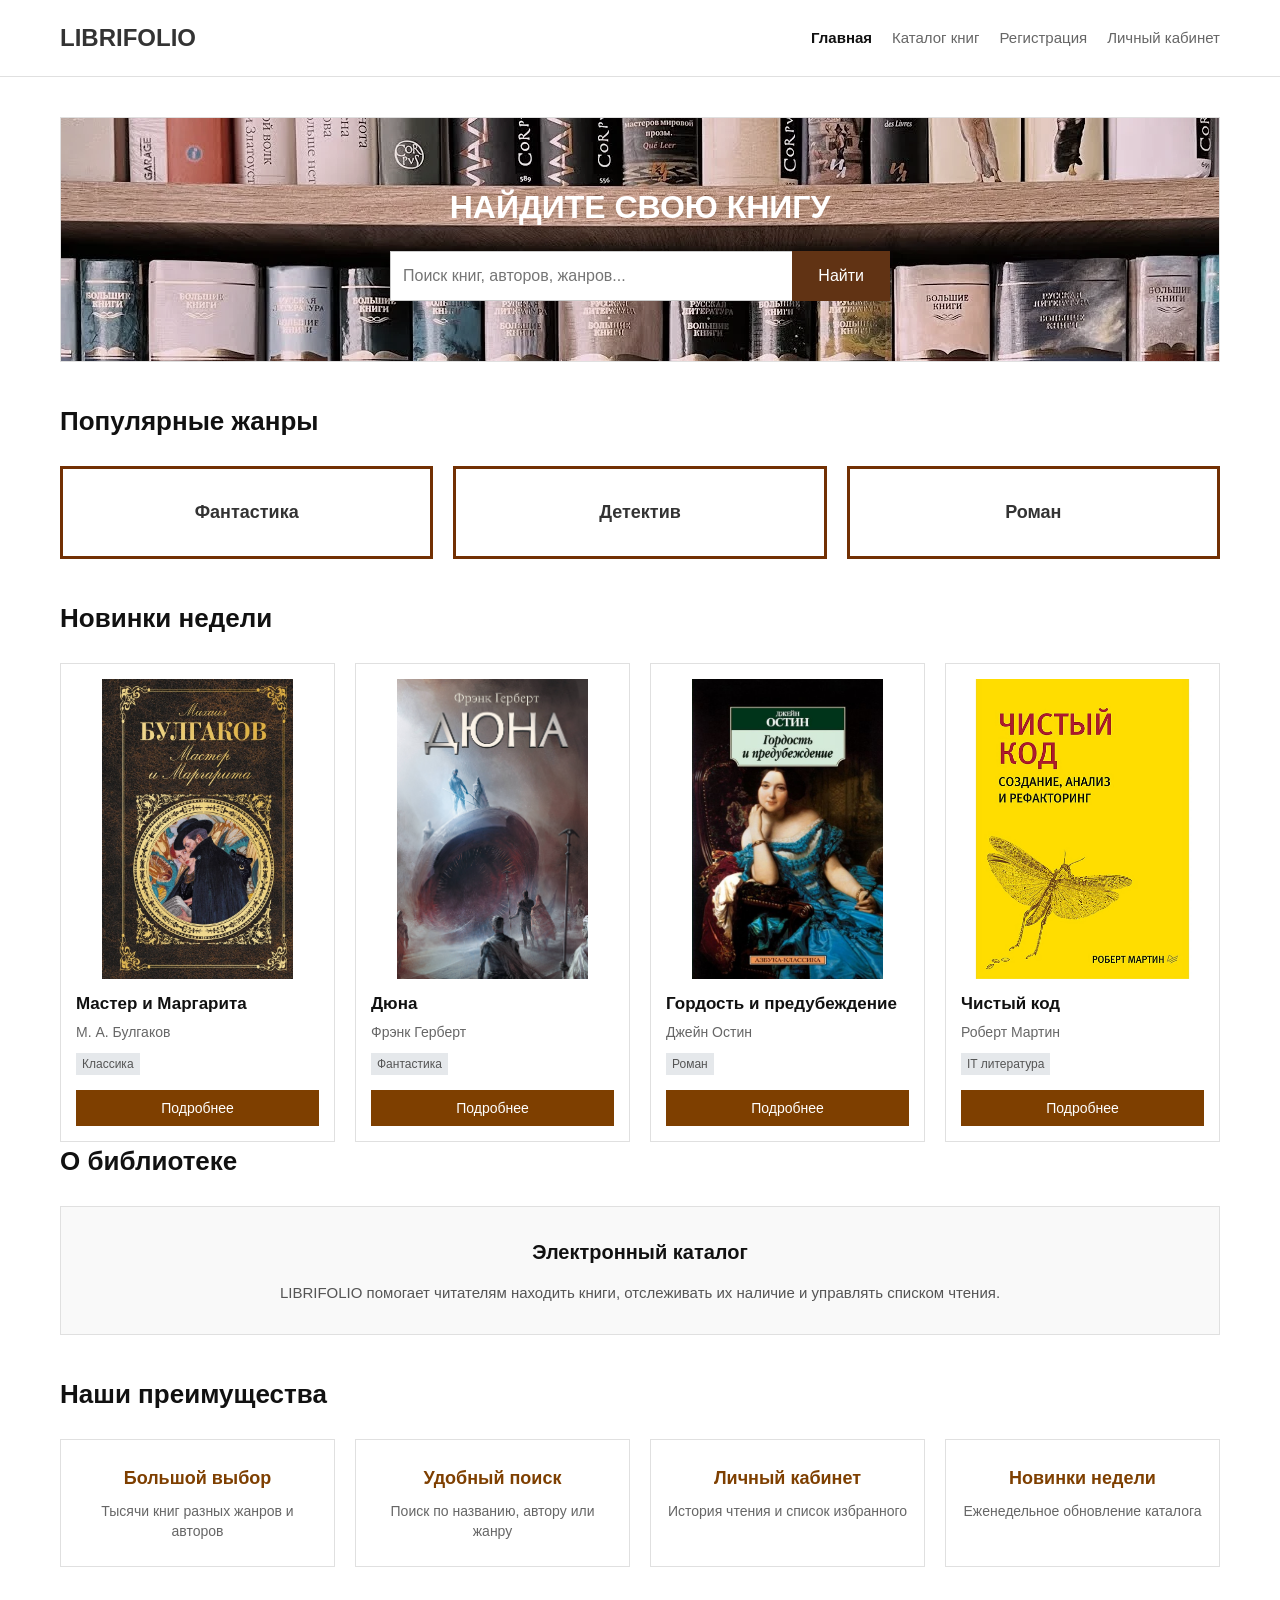
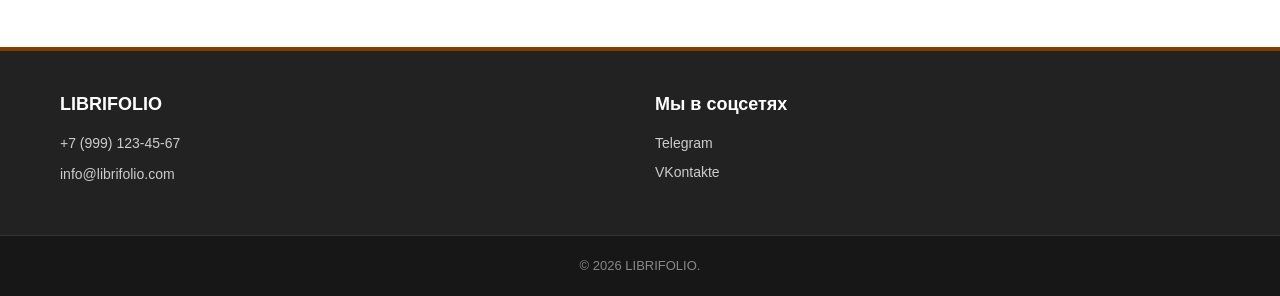
<file: index.html>
<!DOCTYPE html>
<html lang="ru">
<head>
    <meta charset="UTF-8">
    <meta name="viewport" content="width=device-width, initial-scale=1.0">
    <title>LIBRIFOLIO — Главная</title>
    <link rel="stylesheet" href="css/style.css">
</head>
<body>

    <header class="header">
        <div class="header__container">
            <a href="index.html" class="header__logo">LIBRIFOLIO</a>
            <button class="header__burger" aria-label="Открыть меню">MENU</button>
            <nav class="header__nav">
                <a href="index.html" class="header__link header__link--active">Главная</a>
                <a href="products.html" class="header__link">Каталог книг</a>
                <a href="registration.html" class="header__link">Регистрация</a>
                <a href="account.html" class="header__link">Личный кабинет</a>
            </nav>
        </div>
    </header>

    <main class="main-content">
        <section class="promo">
            <h1 class="promo__title">НАЙДИТЕ СВОЮ КНИГУ</h1>
            <form class="promo__search-form">
                <input type="text" class="promo__input" placeholder="Поиск книг, авторов, жанров..." required>
                <button type="submit" class="promo__button">Найти</button>
            </form>
        </section>

        <section class="genres">
            <h2 class="section-title">Популярные жанры</h2>
            <div class="genres__grid">
                <article class="genres__card">
                    <h3 class="genres__card-title">Фантастика</h3>
                </article>
                <article class="genres__card">
                    <h3 class="genres__card-title">Детектив</h3>
                </article>
                <article class="genres__card">
                    <h3 class="genres__card-title">Роман</h3>
                </article>
            </div>
        </section>

        <section class="novelties">
            <h2 class="section-title">Новинки недели</h2>
            <div class="novelties__list">
                <article class="book-card">
                    <div class="book-card__image-wrapper">
                        <img src="images/cover.jpg" alt="Обложка" class="book-card__image">
                    </div>
                    <h3 class="book-card__title">Мастер и Маргарита</h3>
                    <p class="book-card__author">М. А. Булгаков</p>
                    <span class="book-card__tag">Классика</span>
                    <div class="book-card__buttons">
                        <button class="book-card__button book-card__button--primary">Подробнее</button>
                    </div>
                </article>

                <article class="book-card">
                    <div class="book-card__image-wrapper">
                        <img src="images/Duna.jpg" alt="Обложка" class="book-card__image">
                    </div>
                    <h3 class="book-card__title">Дюна</h3>
                    <p class="book-card__author">Фрэнк Герберт</p>
                    <span class="book-card__tag">Фантастика</span>
                    <div class="book-card__buttons">
                        <button class="book-card__button book-card__button--primary">Подробнее</button>
                    </div>
                </article>

                <article class="book-card">
                    <div class="book-card__image-wrapper">
                        <img src="images/gor.jpg" alt="Обложка" class="book-card__image">
                    </div>
                    <h3 class="book-card__title">Гордость и предубеждение</h3>
                    <p class="book-card__author">Джейн Остин</p>
                    <span class="book-card__tag">Роман</span>
                    <div class="book-card__buttons">
                        <button class="book-card__button book-card__button--primary">Подробнее</button>
                    </div>
                </article>

                <article class="book-card">
                    <div class="book-card__image-wrapper">
                        <img src="images/cod.webp" alt="Обложка" class="book-card__image">
                    </div>
                    <h3 class="book-card__title">Чистый код</h3>
                    <p class="book-card__author">Роберт Мартин</p>
                    <span class="book-card__tag">IT литература</span>
                    <div class="book-card__buttons">
                        <button class="book-card__button book-card__button--primary">Подробнее</button>
                    </div>
                </article>
            </div>
        </section>

        <section class="about-cards">
            <h2 class="section-title">О библиотеке</h2>
            <div class="about-cards__grid">
                <div class="about-card">
                    <h3 class="about-card__title">Электронный каталог</h3>
                    <p class="about-card__text">LIBRIFOLIO помогает читателям находить книги, отслеживать их наличие и управлять списком чтения.</p>
                </div>
            </div>
        </section>

        <section class="advantages-cards">
            <h2 class="section-title">Наши преимущества</h2>
            <div class="advantages-cards__grid">
                <div class="advantage-card">
                    <h3 class="advantage-card__title">Большой выбор</h3>
                    <p class="advantage-card__text">Тысячи книг разных жанров и авторов</p>
                </div>
                <div class="advantage-card">
                    <h3 class="advantage-card__title">Удобный поиск</h3>
                    <p class="advantage-card__text">Поиск по названию, автору или жанру</p>
                </div>
                <div class="advantage-card">
                    <h3 class="advantage-card__title">Личный кабинет</h3>
                    <p class="advantage-card__text">История чтения и список избранного</p>
                </div>
                <div class="advantage-card">
                    <h3 class="advantage-card__title">Новинки недели</h3>
                    <p class="advantage-card__text">Еженедельное обновление каталога</p>
                </div>
            </div>
        </section>
    </main>

    <footer class="footer">
        <div class="footer__container">
            <div class="footer__info">
                <h4 class="footer__title">LIBRIFOLIO</h4>
                <p class="footer__text">+7 (999) 123-45-67</p>
                <p class="footer__text">info@librifolio.com</p>
            </div>
            <div class="footer__socials">
                <h4 class="footer__title">Мы в соцсетях</h4>
                <a href="#" class="footer__link">Telegram</a>
                <a href="#" class="footer__link">VKontakte</a>
            </div>
        </div>
        <div class="footer__bottom">&copy; 2026 LIBRIFOLIO.</div>
    </footer>

    <script src="js/script.js"></script>
</body>
</html>
</file>
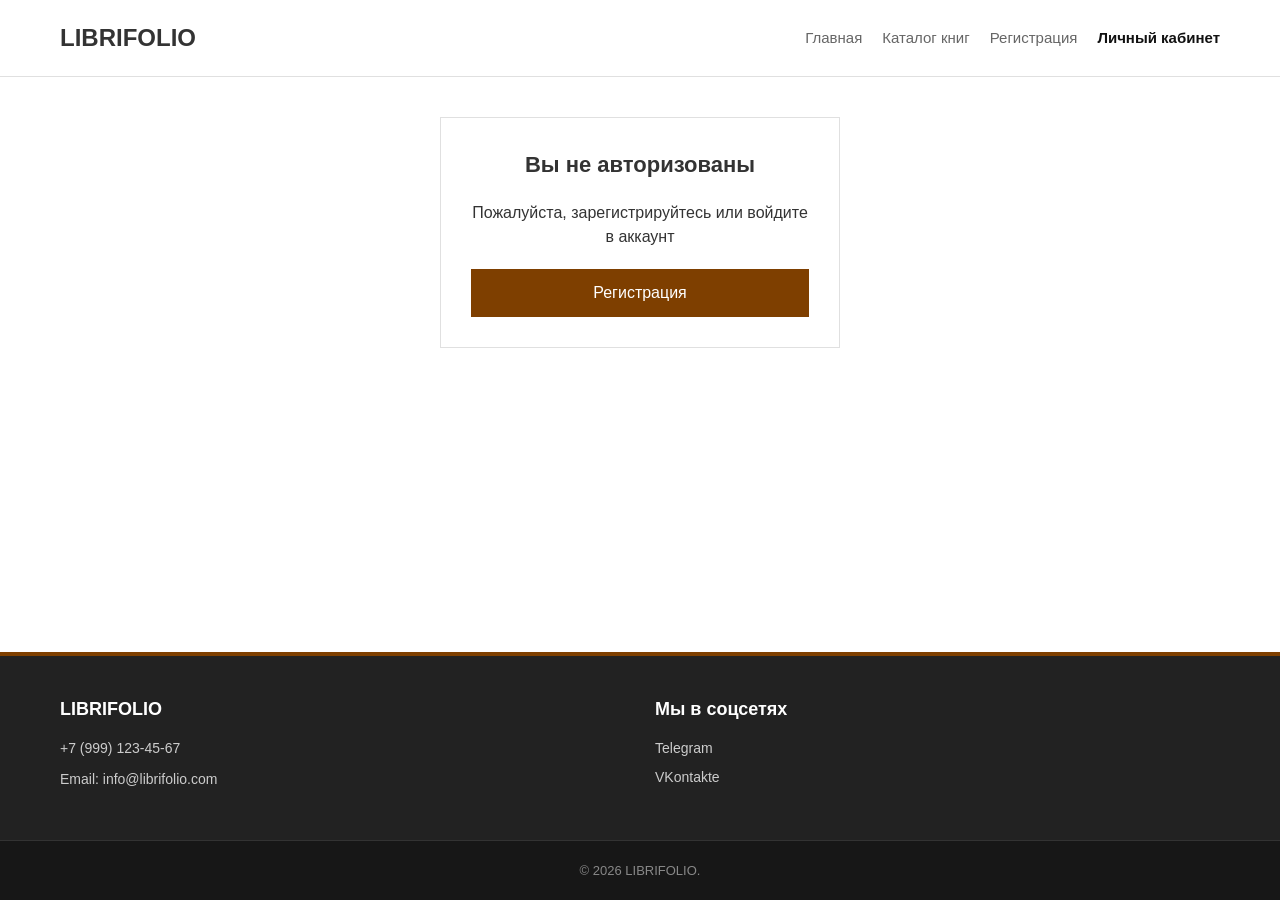
<file: account.html>
<!DOCTYPE html>
<html lang="ru">
<head>
    <meta charset="UTF-8">
    <meta name="viewport" content="width=device-width, initial-scale=1.0">
    <title>LIBRIFOLIO — Личный кабинет</title>
    <link rel="stylesheet" href="css/style.css">
</head>
<body>

    <header class="header">
        <div class="header__container">
            <a href="index.html" class="header__logo">LIBRIFOLIO</a>
            <button class="header__burger" aria-label="Открыть меню">MENU</button>
            <nav class="header__nav">
                <a href="index.html" class="header__link">Главная</a>
                <a href="products.html" class="header__link">Каталог книг</a>
                <a href="registration.html" class="header__link">Регистрация</a>
                <a href="account.html" class="header__link header__link--active">Личный кабинет</a>
            </nav>
        </div>
    </header>

    <main class="main-content">
        <div id="guestContent" class="form-box" style="text-align: center;">
            <h2 class="form-box__title">Вы не авторизованы</h2>
            <p>Пожалуйста, <a href="registration.html">зарегистрируйтесь</a> или <a href="registration.html">войдите</a> в аккаунт</p>
            <a href="registration.html" class="form-box__submit-btn" style="display: inline-block; margin-top: 20px;">Регистрация</a>
        </div>

        <div id="userContent" class="dashboard">
            <aside class="dashboard__sidebar">
                <div class="user-profile">
                    <div class="user-profile__avatar" id="userAvatar"></div>
                    <input type="file" id="avatarUpload" accept="image/jpeg, image/png, image/jpg" style="display: none;">
                    <button id="uploadAvatarBtn" class="dashboard__link" style="margin-top: 10px; cursor: pointer;">Загрузить аватар</button>
                    <h2 class="user-profile__name" id="userName">Пользователь</h2>
                    <p class="user-profile__email" id="userEmail"></p>
                </div>
                <nav class="dashboard__nav">
                    <a href="#" class="dashboard__link dashboard__link--active" id="myBooksLink">Моя полка</a>
                    <a href="#" class="dashboard__link" id="settingsLink">Настройки</a>
                </nav>
                <button class="dashboard__logout-btn" id="logoutBtn">Выйти</button>
            </aside>

            <section class="dashboard__main">
                <div id="myBooksSection">
                    <h2 class="section-title">Мои избранные книги</h2>
                    <div class="catalog-grid" id="favoritesGrid"></div>

                    <h2 class="section-title" style="margin-top: 40px;">История выданных книг</h2>
                    <div class="history-list">
                        <div class="history-item">
                            <span class="history-item__book">Мастер и Маргарита</span>
                            <span class="history-item__date">15.03.2026</span>
                            <span class="history-item__status">Возвращена</span>
                        </div>
                        <div class="history-item">
                            <span class="history-item__book">Дюна</span>
                            <span class="history-item__date">01.02.2026</span>
                            <span class="history-item__status">Возвращена</span>
                        </div>
                        <div class="history-item">
                            <span class="history-item__book">Чистый код</span>
                            <span class="history-item__date">10.03.2026</span>
                            <span class="history-item__status">На руках</span>
                        </div>
                    </div>
                </div>

                <div id="settingsSection" style="display: none;">
                    <h2 class="section-title">Настройки профиля</h2>
                    <div class="account-form-box">
                        <form id="accountForm" novalidate>
                            <div class="form-group">
                                <label class="form-group__label">Имя</label>
                                <input class="form-group__input" type="text" id="profileName">
                            </div>
                            <div class="form-group">
                                <label class="form-group__label">Email</label>
                                <input class="form-group__input" type="email" id="profileEmail">
                            </div>
                            <div class="form-group">
                                <label class="form-group__label">Новый пароль</label>
                                <input class="form-group__input" type="password" id="profilePassword" placeholder="Оставьте пустым, чтобы не менять">
                            </div>
                            <button class="form-box__submit-btn" type="submit" style="max-width: 200px;">Сохранить изменения</button>
                        </form>
                    </div>
                </div>
            </section>
        </div>
    </main>

    <footer class="footer">
        <div class="footer__container">
            <div class="footer__info">
                <h4 class="footer__title">LIBRIFOLIO</h4>
                <p class="footer__text">+7 (999) 123-45-67</p>
                <p class="footer__text">Email: info@librifolio.com</p>
            </div>
            <div class="footer__socials">
                <h4 class="footer__title">Мы в соцсетях</h4>
                <a href="#" class="footer__link">Telegram</a>
                <a href="#" class="footer__link">VKontakte</a>
            </div>
        </div>
        <div class="footer__bottom">&copy; 2026 LIBRIFOLIO.</div>
    </footer>

    <script src="js/script.js"></script>
</body>
</html>
</file>
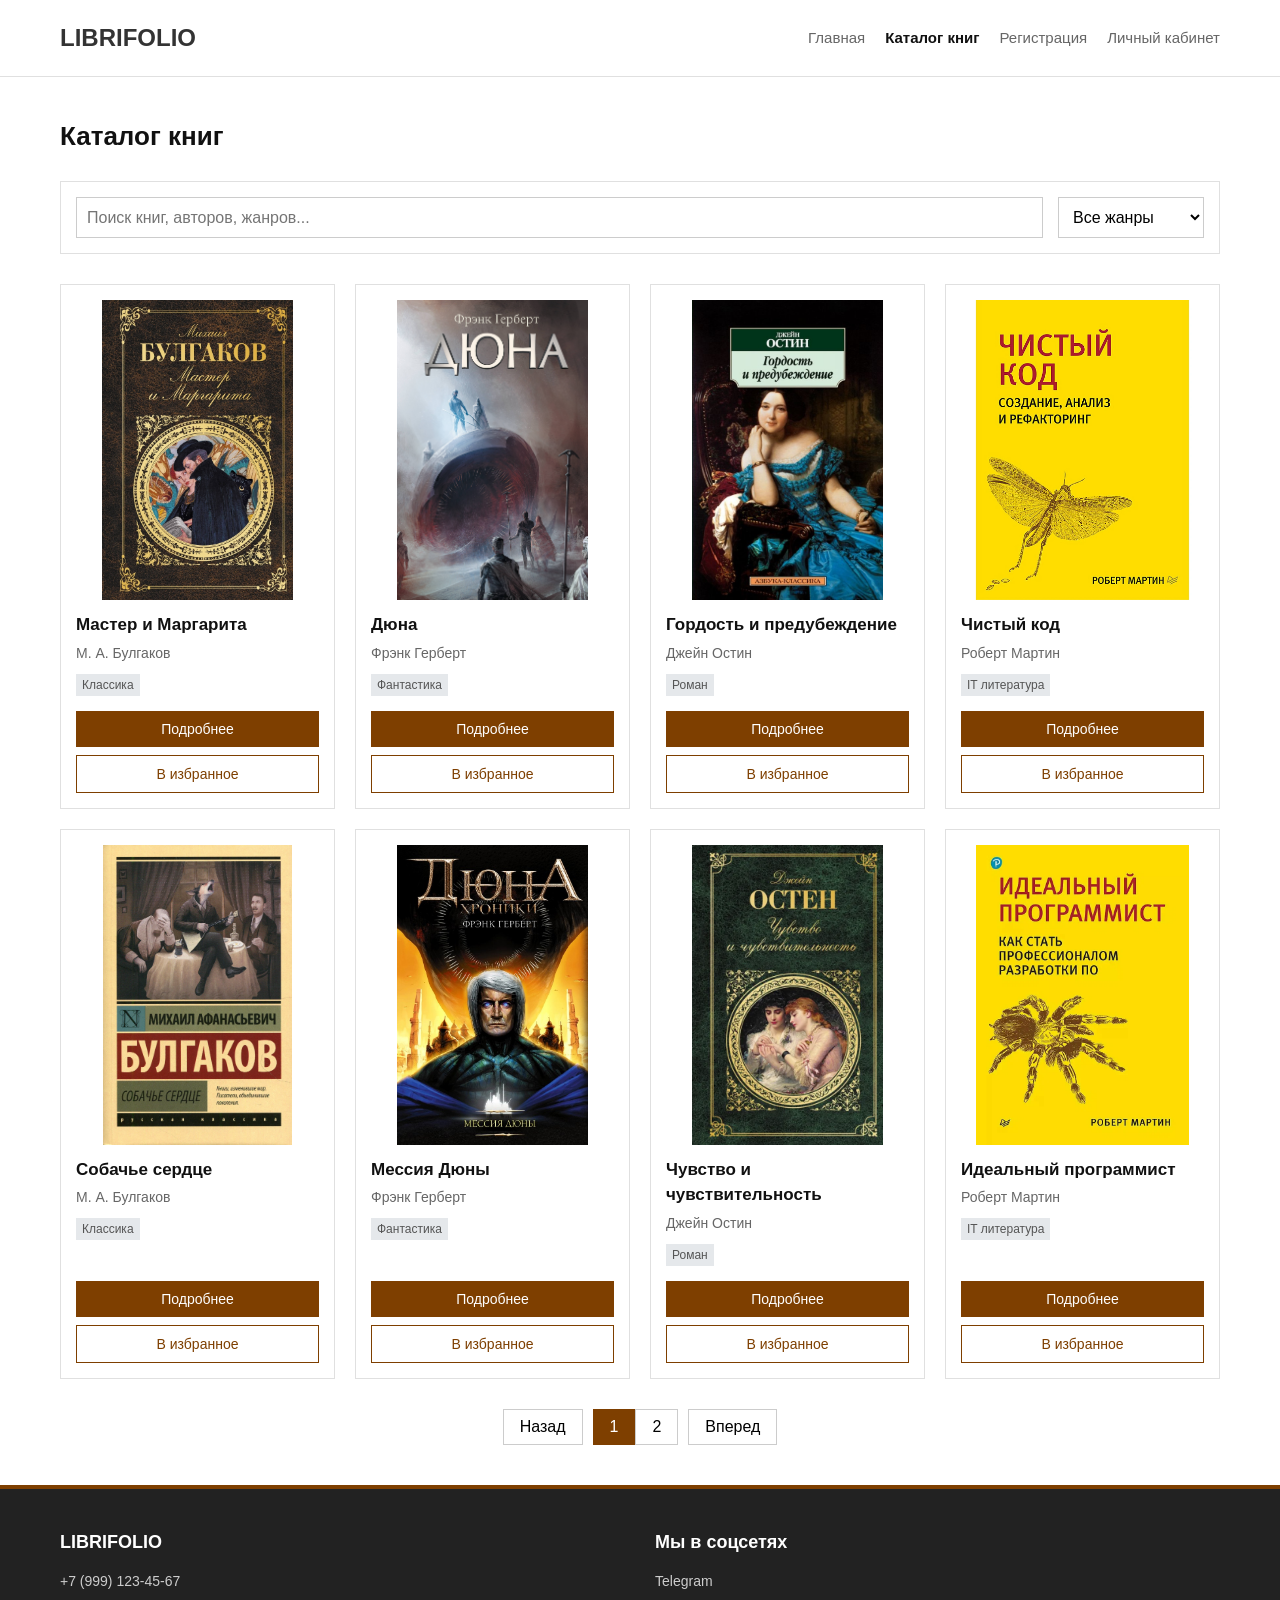
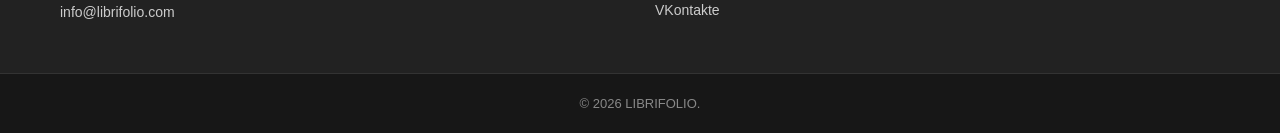
<file: products.html>
<!DOCTYPE html>
<html lang="ru">
<head>
    <meta charset="UTF-8">
    <meta name="viewport" content="width=device-width, initial-scale=1.0">
    <title>LIBRIFOLIO — Каталог книг</title>
    <link rel="stylesheet" href="css/style.css">
</head>
<body>

    <header class="header">
        <div class="header__container">
            <a href="index.html" class="header__logo">LIBRIFOLIO</a>
            <button class="header__burger" aria-label="Открыть меню">MENU</button>
            <nav class="header__nav">
                <a href="index.html" class="header__link">Главная</a>
                <a href="products.html" class="header__link header__link--active">Каталог книг</a>
                <a href="registration.html" class="header__link">Регистрация</a>
                <a href="account.html" class="header__link">Личный кабинет</a>
            </nav>
        </div>
    </header>

    <main class="main-content">
        <h1 class="section-title">Каталог книг</h1>

        <section class="catalog-panel">
            <input type="text" class="catalog-panel__search" id="catalogSearch" placeholder="Поиск книг, авторов, жанров...">
            <select class="catalog-panel__select" id="catalogFilter">
                <option value="all">Все жанры</option>
                <option value="классика">Классика</option>
                <option value="фантастика">Фантастика</option>
                <option value="роман">Роман</option>
                <option value="it литература">IT литература</option>
            </select>
        </section>

        <section class="catalog-grid" id="catalogGrid">
            <article class="book-card" data-title="Мастер и Маргарита" data-author="Булгаков" data-tag="классика">
                <div class="book-card__image-wrapper">
                    <img src="images/cover.jpg" alt="Обложка" class="book-card__image">
                </div>
                <h3 class="book-card__title">Мастер и Маргарита</h3>
                <p class="book-card__author">М. А. Булгаков</p>
                <span class="book-card__tag">Классика</span>
                <div class="book-card__buttons">
                    <button class="book-card__button book-card__button--primary">Подробнее</button>
                    <button class="book-card__button book-card__button--secondary book-card__button--fav">В избранное</button>
                </div>
            </article>

            <article class="book-card" data-title="Дюна" data-author="Герберт" data-tag="фантастика">
                <div class="book-card__image-wrapper">
                    <img src="images/Duna.jpg" alt="Обложка" class="book-card__image">
                </div>
                <h3 class="book-card__title">Дюна</h3>
                <p class="book-card__author">Фрэнк Герберт</p>
                <span class="book-card__tag">Фантастика</span>
                <div class="book-card__buttons">
                    <button class="book-card__button book-card__button--primary">Подробнее</button>
                    <button class="book-card__button book-card__button--secondary book-card__button--fav">В избранное</button>
                </div>
            </article>

            <article class="book-card" data-title="Гордость и предубеждение" data-author="Остин" data-tag="роман">
                <div class="book-card__image-wrapper">
                    <img src="images/gor.jpg" alt="Обложка" class="book-card__image">
                </div>
                <h3 class="book-card__title">Гордость и предубеждение</h3>
                <p class="book-card__author">Джейн Остин</p>
                <span class="book-card__tag">Роман</span>
                <div class="book-card__buttons">
                    <button class="book-card__button book-card__button--primary">Подробнее</button>
                    <button class="book-card__button book-card__button--secondary book-card__button--fav">В избранное</button>
                </div>
            </article>

            <article class="book-card" data-title="Чистый код" data-author="Мартин" data-tag="it литература">
                <div class="book-card__image-wrapper">
                    <img src="images/cod.webp" alt="Обложка" class="book-card__image">
                </div>
                <h3 class="book-card__title">Чистый код</h3>
                <p class="book-card__author">Роберт Мартин</p>
                <span class="book-card__tag">IT литература</span>
                <div class="book-card__buttons">
                    <button class="book-card__button book-card__button--primary">Подробнее</button>
                    <button class="book-card__button book-card__button--secondary book-card__button--fav">В избранное</button>
                </div>
            </article>

            <article class="book-card" data-title="Собачье сердце" data-author="Булгаков" data-tag="классика">
                <div class="book-card__image-wrapper">
                    <img src="images/serd.webp" alt="Обложка" class="book-card__image">
                </div>
                <h3 class="book-card__title">Собачье сердце</h3>
                <p class="book-card__author">М. А. Булгаков</p>
                <span class="book-card__tag">Классика</span>
                <div class="book-card__buttons">
                    <button class="book-card__button book-card__button--primary">Подробнее</button>
                    <button class="book-card__button book-card__button--secondary book-card__button--fav">В избранное</button>
                </div>
            </article>

            <article class="book-card" data-title="Мессия Дюны" data-author="Герберт" data-tag="фантастика">
                <div class="book-card__image-wrapper">
                    <img src="images/dun2.jpg" alt="Обложка" class="book-card__image">
                </div>
                <h3 class="book-card__title">Мессия Дюны</h3>
                <p class="book-card__author">Фрэнк Герберт</p>
                <span class="book-card__tag">Фантастика</span>
                <div class="book-card__buttons">
                    <button class="book-card__button book-card__button--primary">Подробнее</button>
                    <button class="book-card__button book-card__button--secondary book-card__button--fav">В избранное</button>
                </div>
            </article>

            <article class="book-card" data-title="Чувство и чувствительность" data-author="Остин" data-tag="роман">
                <div class="book-card__image-wrapper">
                    <img src="images/chyv.webp" alt="Обложка" class="book-card__image">
                </div>
                <h3 class="book-card__title">Чувство и чувствительность</h3>
                <p class="book-card__author">Джейн Остин</p>
                <span class="book-card__tag">Роман</span>
                <div class="book-card__buttons">
                    <button class="book-card__button book-card__button--primary">Подробнее</button>
                    <button class="book-card__button book-card__button--secondary book-card__button--fav">В избранное</button>
                </div>
            </article>

            <article class="book-card" data-title="Идеальный программист" data-author="Мартин" data-tag="it литература">
                <div class="book-card__image-wrapper">
                    <img src="images/prog.webp" alt="Обложка" class="book-card__image">
                </div>
                <h3 class="book-card__title">Идеальный программист</h3>
                <p class="book-card__author">Роберт Мартин</p>
                <span class="book-card__tag">IT литература</span>
                <div class="book-card__buttons">
                    <button class="book-card__button book-card__button--primary">Подробнее</button>
                    <button class="book-card__button book-card__button--secondary book-card__button--fav">В избранное</button>
                </div>
            </article>

            <article class="book-card" data-title="Преступление и наказание" data-author="Достоевский" data-tag="классика">
                <div class="book-card__image-wrapper">
                    <img src="images/prest.webp" alt="Обложка" class="book-card__image">
                </div>
                <h3 class="book-card__title">Преступление и наказание</h3>
                <p class="book-card__author">Ф. М. Достоевский</p>
                <span class="book-card__tag">Классика</span>
                <div class="book-card__buttons">
                    <button class="book-card__button book-card__button--primary">Подробнее</button>
                    <button class="book-card__button book-card__button--secondary book-card__button--fav">В избранное</button>
                </div>
            </article>

            <article class="book-card" data-title="1984" data-author="Оруэлл" data-tag="фантастика">
                <div class="book-card__image-wrapper">
                    <img src="images/1984.jpg" alt="Обложка" class="book-card__image">
                </div>
                <h3 class="book-card__title">1984</h3>
                <p class="book-card__author">Джордж Оруэлл</p>
                <span class="book-card__tag">Фантастика</span>
                <div class="book-card__buttons">
                    <button class="book-card__button book-card__button--primary">Подробнее</button>
                    <button class="book-card__button book-card__button--secondary book-card__button--fav">В избранное</button>
                </div>
            </article>
        </section>

        <div class="pagination">
            <button class="pagination__button" id="prevPage">Назад</button>
            <button class="pagination__button" id="nextPage">Вперед</button>
        </div>
    </main>

    <footer class="footer">
        <div class="footer__container">
            <div class="footer__info">
                <h4 class="footer__title">LIBRIFOLIO</h4>
                <p class="footer__text">+7 (999) 123-45-67</p>
                <p class="footer__text">info@librifolio.com</p>
            </div>
            <div class="footer__socials">
                <h4 class="footer__title">Мы в соцсетях</h4>
                <a href="#" class="footer__link">Telegram</a>
                <a href="#" class="footer__link">VKontakte</a>
            </div>
        </div>
        <div class="footer__bottom">&copy; 2026 LIBRIFOLIO.</div>
    </footer>

    <script src="js/script.js"></script>
</body>
</html>
</file>
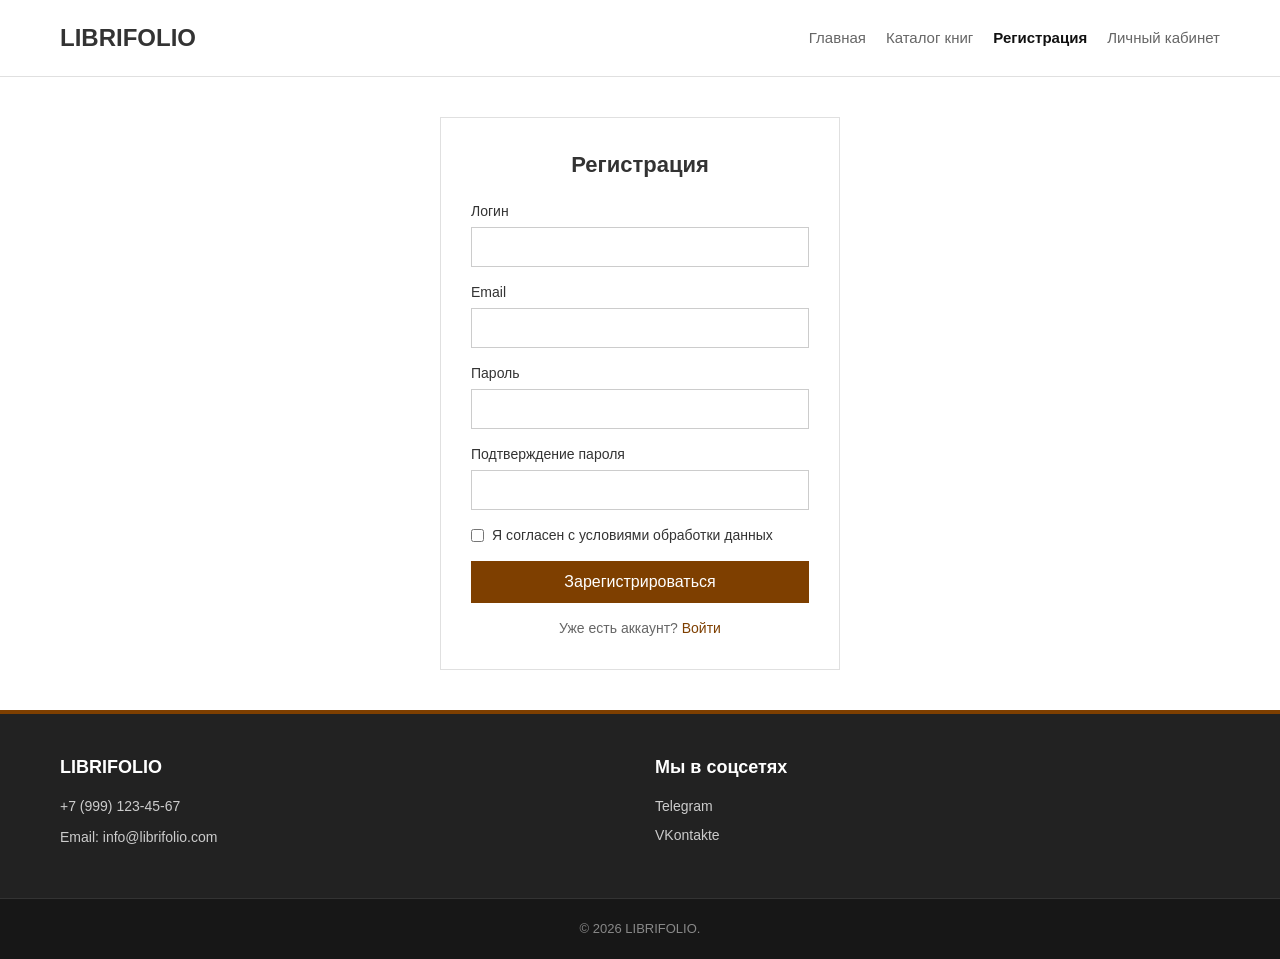
<file: registration.html>
<!DOCTYPE html>
<html lang="ru">
<head>
    <meta charset="UTF-8">
    <meta name="viewport" content="width=device-width, initial-scale=1.0">
    <title>LIBRIFOLIO — Регистрация</title>
    <link rel="stylesheet" href="css/style.css">
</head>
<body>

    <header class="header">
        <div class="header__container">
            <a href="index.html" class="header__logo">LIBRIFOLIO</a>
            <button class="header__burger" aria-label="Открыть меню">MENU</button>
            <nav class="header__nav">
                <a href="index.html" class="header__link">Главная</a>
                <a href="products.html" class="header__link">Каталог книг</a>
                <a href="registration.html" class="header__link header__link--active">Регистрация</a>
                <a href="account.html" class="header__link">Личный кабинет</a>
            </nav>
        </div>
    </header>

    <main class="main-content">
        <div class="form-box">
            <h1 class="form-box__title">Регистрация</h1>
            <form id="regForm" novalidate>
                <div class="form-group">
                    <label class="form-group__label" for="username">Логин</label>
                    <input class="form-group__input" type="text" id="username" name="username">
                    <div class="form-group__error"></div>
                </div>
                <div class="form-group">
                    <label class="form-group__label" for="email">Email</label>
                    <input class="form-group__input" type="email" id="email" name="email">
                    <div class="form-group__error"></div>
                </div>
                <div class="form-group">
                    <label class="form-group__label" for="password">Пароль</label>
                    <input class="form-group__input" type="password" id="password" name="password">
                    <div class="form-group__error"></div>
                </div>
                <div class="form-group">
                    <label class="form-group__label" for="confirmPassword">Подтверждение пароля</label>
                    <input class="form-group__input" type="password" id="confirmPassword" name="confirmPassword">
                    <div class="form-group__error"></div>
                </div>
                
                <label class="form-box__checkbox-label">
                    <input class="form-box__checkbox" type="checkbox" id="agreement">
                    <span>Я согласен с условиями обработки данных</span>
                </label>
                <div class="form-group__error" id="agreementError" style="display: none;">Необходимо согласие с условиями</div>

                <button class="form-box__submit-btn" type="submit">Зарегистрироваться</button>
                <div class="form-box__footer">Уже есть аккаунт? <a href="#" id="loginLink" class="form-box__link">Войти</a></div>
            </form>
        </div>
    </main>

    <footer class="footer">
        <div class="footer__container">
            <div class="footer__info">
                <h4 class="footer__title">LIBRIFOLIO</h4>
                <p class="footer__text">+7 (999) 123-45-67</p>
                <p class="footer__text">Email: info@librifolio.com</p>
            </div>
            <div class="footer__socials">
                <h4 class="footer__title">Мы в соцсетях</h4>
                <a href="#" class="footer__link">Telegram</a>
                <a href="#" class="footer__link">VKontakte</a>
            </div>
        </div>
        <div class="footer__bottom">&copy; 2026 LIBRIFOLIO.</div>
    </footer>

    <script src="js/script.js"></script>
</body>
</html>
</file>
<file: css/style.css>
*{
    box-sizing: border-box;
    margin: 0;
    padding: 0;
}
#guestContent, #userContent {
    display: none;
}
body {
    font-family: Arial, Helvetica, sans-serif;
    line-height: 1.5;
    color: #333333;
    background-color: #ffffff;
    display: flex;
    flex-direction: column;
    min-height: 100vh;
}

a {
    text-decoration: none;
    color: inherit;
}

button, input, select {
    font-family: inherit;
    font-size: 16px;
}

.main-content {
    max-width: 1200px;
    width: 100%;
    margin: 0 auto;
    padding: 40px 20px;
}

.section-title {
    font-size: 26px;
    margin-bottom: 25px;
    color: #111111;
}

.header {
    background-color: #ffffff;
    border-bottom: 1px solid #e0e0e0;
}

.header__container {
    max-width: 1200px;
    margin: 0 auto;
    padding: 20px;
    display: flex;
    justify-content: space-between;
    align-items: center;
}

.header__logo {
    font-weight: bold;
    font-size: 24px;
    color: #333333;
}

.header__burger {
    display: none;
    background: none;
    border: none;
    font-weight: bold;
    cursor: pointer;
}

.header__nav {
    display: flex;
    gap: 20px;
}

.header__link {
    font-size: 15px;
    color: #666666;
}

.header__link:hover {
    color: #111;
}

.header__link--active {
    color: #111;
    font-weight: bold;
}

.promo {
    background-color: #f9f9f9;
    background-image: url(../images/knig.webp);
    border: 1px solid #e0e0e0;
    padding: 60px 20px;
    text-align: center;
    margin-bottom: 40px;
    filter: grayscale(30%);
}

.promo__title {
    font-size: 32px;
    margin-bottom: 20px;
    color: #ffffff;
    margin-top: 5px;
}

.promo__search-form {
    max-width: 500px;
    margin: 0 auto;
    display: flex;
}

.promo__input {
    flex: 1;
    padding: 12px;
    border: 1px solid #cccccc;
    border-right: none;
    outline: none;
}

.promo__button {
    padding: 15px 25px;
    background-color: #723003;
    color: #ffffff;
    border: 1px solid #723003;
    cursor: pointer;
}

.genres {
    margin-bottom: 40px;
}

.genres__grid {
    display: grid;
    grid-template-columns: repeat(3, 1fr);
    gap: 20px;
}

.genres__card {
    background-color: #ffffff;
    padding: 30px 20px;
    text-align: center;
    border: 3px solid #723003;
}

.genres__card-title {
    font-size: 18px;
}

.novelties__list, .catalog-grid {
    display: grid;
    grid-template-columns: repeat(4, 1fr);
    gap: 20px;
}

.book-card {
    background-color: #ffffff;
    border: 1px solid #e0e0e0;
    padding: 15px;
    display: flex;
    flex-direction: column;
}

.book-card__image-wrapper {
    background-color: #ffffff;
    height: 300px;
    display: flex;
    align-items: center;
    justify-content: center;
    margin-bottom: 12px;
    overflow: hidden;
}

.book-card__image {
    width: 100%;
    height: 100%;
    object-fit: contain;
}

.book-card__title {
    font-size: 17px;
    margin-bottom: 5px;
    color: #111111;
}

.book-card__author {
    font-size: 14px;
    color: #666666;
    margin-bottom: 10px;
}

.book-card__tag {
    display: inline-block;
    align-self: flex-start;
    background-color: #e5e8eb;
    color: #555555;
    font-size: 12px;
    padding: 2px 6px;
    margin-bottom: 15px;
}

.book-card__buttons {
    margin-top: auto;
    display: flex;
    flex-direction: column;
    gap: 8px;
}

.book-card__button {
    display: block;
    text-align: center;
    padding: 10px;
    font-size: 14px;
    background-color: #7e3f00;
    color: #ffffff;
    border: none;
    cursor: pointer;
}

.book-card__button--fav {
    background-color: #ffffff;
    color: #7e3f00;
    border: 1px solid #7e3f00;
}

.catalog-panel {
    border: 1px solid #e0e0e0;
    padding: 15px;
    margin-bottom: 30px;
    display: flex;
    gap: 15px;
}

.catalog-panel__search, .catalog-panel__select {
    padding: 10px;
    border: 1px solid #cccccc;
    background-color: #ffffff;
}

.catalog-panel__search {
    flex: 1;
}

.pagination {
    display: flex;
    justify-content: center;
    gap: 10px;
    margin-top: 30px;
}

.pagination__button {
    padding: 8px 16px;
    background-color: #ffffff;
    border: 1px solid #cccccc;
    cursor: pointer;
}

.pagination__button--active {
    background-color: #7e3f00;
    color: #ffffff;
    border-color: #7e3f00;
}

.form-box {
    border: 1px solid #e0e0e0;
    max-width: 400px;
    margin: 0 auto;
    padding: 30px;
}

.form-box__title {
    margin-bottom: 20px;
    font-size: 22px;
    text-align: center;
}

.form-group {
    margin-bottom: 15px;
}

.form-group__label {
    display: block;
    margin-bottom: 5px;
    font-size: 14px;
}

.form-group__input {
    width: 100%;
    padding: 10px;
    border: 1px solid #cccccc;
    outline: none;
}

.form-group__error {
    color: #cc0000;
    font-size: 12px;
    margin-top: 5px;
    display: none;
}

.form-box__checkbox-label {
    display: flex;
    align-items: center;
    gap: 8px;
    font-size: 14px;
    margin-bottom: 15px;
    cursor: pointer;
}

.form-box__submit-btn {
    width: 100%;
    padding: 12px;
    background-color: #7e3f00;
    color: #ffffff;
    border: none;
    cursor: pointer;
}

.form-box__footer {
    margin-top: 15px;
    text-align: center;
    font-size: 14px;
    color: #666666;
}

.form-box__link {
    color: #7e3f00;
}

.dashboard {
    display: flex;
    gap: 30px;
}

.dashboard__sidebar {
    flex: 1;
    border: 1px solid #e0e0e0;
    padding: 20px;
    height: fit-content;
}

.dashboard__main {
    flex: 3;
}

.user-profile {
    text-align: center;
    margin-bottom: 20px;
}

.user-profile__avatar {
    width: 100px;
    height: 100px;
    background-color: #e0e0e0;
    border-radius: 50%;
    margin: 0 auto 15px;
    background-image: url(images/avatar.jpg);
    background-size: cover;
    background-position: center;
}

.user-profile__name {
    font-size: 20px;
    font-weight: bold;
}

.user-profile__email {
    font-size: 14px;
    color: #666666;
    margin-top: 5px;
}

.dashboard__nav {
    display: flex;
    flex-direction: column;
    gap: 5px;
    margin-bottom: 20px;
}

.dashboard__link {
    padding: 10px;
    border: 1px solid transparent;
}

.dashboard__link--active, .dashboard__link:hover {
    background-color: #f5f5f5;
    border-color: #e0e0e0;
}

.dashboard__logout-btn {
    width: 100%;
    padding: 10px;
    background: none;
    border: 1px solid #cc0000;
    color: #cc0000;
    cursor: pointer;
}

.history-list {
    margin-top: 20px;
    border: 1px solid #e0e0e0;
}

.history-item {
    display: flex;
    justify-content: space-between;
    padding: 12px 15px;
    border-bottom: 1px solid #e0e0e0;
}

.history-item:last-child {
    border-bottom: none;
}

.history-item__book {
    flex: 2;
    font-weight: bold;
}

.history-item__date {
    flex: 1;
    color: #666666;
    font-size: 14px;
}

.history-item__status {
    flex: 1;
    font-size: 14px;
    color: #7e3f00;
    text-align: right;
}

.about-cards {
    margin-bottom: 40px;
}

.about-cards__grid {
    display: grid;
    grid-template-columns: 1fr;
    gap: 20px;
}

.about-card {
    border: 1px solid #e0e0e0;
    padding: 30px 20px;
    text-align: center;
    background-color: #f9f9f9;
}

.about-card__title {
    font-size: 20px;
    margin-bottom: 15px;
    color: #111111;
}

.about-card__text {
    font-size: 15px;
    color: #555555;
    line-height: 1.5;
}

.advantages-cards {
    margin-bottom: 40px;
}

.advantages-cards__grid {
    display: grid;
    grid-template-columns: repeat(4, 1fr);
    gap: 20px;
}

.advantage-card {
    border: 1px solid #e0e0e0;
    padding: 25px 15px;
    text-align: center;
    background-color: #ffffff;
}

.advantage-card__title {
    font-size: 18px;
    margin-bottom: 10px;
    color: #7e3f00;
}

.advantage-card__text {
    font-size: 14px;
    color: #666666;
    line-height: 1.4;
}

.account-form-box {
    border: 1px solid #e0e0e0;
    padding: 20px;
    margin-top: 15px;
}

.footer {
    background-color: #222222;
    color: #cccccc;
    margin-top: auto;
    border-top: 4px solid #7e3f00;
}

.footer__container {
    max-width: 1200px;
    margin: 0 auto;
    padding: 40px 20px;
    display: flex;
    flex-wrap: wrap;
    justify-content: space-between;
    gap: 30px;
}

.footer__info, .footer__socials {
    flex: 1;
    min-width: 220px;
}

.footer__title {
    font-size: 18px;
    color: #ffffff;
    margin-bottom: 15px;
}

.footer__text {
    font-size: 14px;
    margin-bottom: 10px;
}

.footer__link {
    display: block;
    font-size: 14px;
    margin-bottom: 8px;
    color: #cccccc;
}

.footer__link:hover {
    color: #7e3f00;
}

.footer__bottom {
    background-color: #171717;
    text-align: center;
    padding: 20px;
    font-size: 13px;
    border-top: 1px solid #333333;
    color: #888888;
}

.error-page {
    text-align: center;
    padding: 60px 20px;
    display: flex;
    flex-direction: column;
    align-items: center;
    justify-content: center;
    min-height: 50vh;
}

.error-page__code {
    font-size: 120px;
    font-weight: bold;
    line-height: 1;
    color: #7e3f00;
    margin-bottom: 10px;
}

.error-page__title {
    font-size: 28px;
    margin-bottom: 15px;
    color: #111111;
}

.error-page__text {
    font-size: 16px;
    color: #666666;
    max-width: 450px;
    margin-bottom: 30px;
}

.error-page__btn {
    display: inline-block;
    padding: 12px 30px;
    background-color: #7e3f00;
    color: #ffffff;
    font-size: 15px;
    font-weight: bold;
    border: none;
    cursor: pointer;
}

.error-page__btn:hover {
    background-color: #5c2e00;
}

@media (max-width: 1024px) {
    .novelties__list, .catalog-grid, .dashboard__main .catalog-grid {
        grid-template-columns: repeat(2, 1fr);
    }
    .advantages-cards__grid {
        grid-template-columns: repeat(2, 1fr);
    }
}

@media (max-width: 768px) {
    .header__container {
        position: relative;
    }
    
    .header__burger {
        display: block;
    }

    .header__nav {
        display: none;
        position: absolute;
        top: 100%;
        left: 0;
        width: 100%;
        background-color: #ffffff;
        flex-direction: column;
        padding: 20px;
        border-bottom: 1px solid #e0e0e0;
        gap: 15px;
        z-index: 10;
    }

    .header__nav--open {
        display: flex;
    }

    .genres__grid, .novelties__list, .catalog-grid, .dashboard, .dashboard__main .catalog-grid, .advantages-cards__grid {
        grid-template-columns: 1fr;
    }

    .dashboard {
        flex-direction: column;
    }

    .promo {
        padding: 40px 15px;
    }

    .promo__title {
        font-size: 28px;
    }

    .promo__search-form {
        flex-direction: column;
        gap: 10px;
    }

    .promo__input {
        border-right: 1px solid #cccccc;
    }

    .section-title {
        font-size: 22px;
    }

    .catalog-panel {
        flex-direction: column;
    }

    .footer__container {
        flex-direction: column;
        text-align: center;
    }

    .error-page__code {
        font-size: 80px;
    }
    .error-page__title {
        font-size: 22px;
    }
    .error-page__text {
        font-size: 14px;
    }
}
</file>
